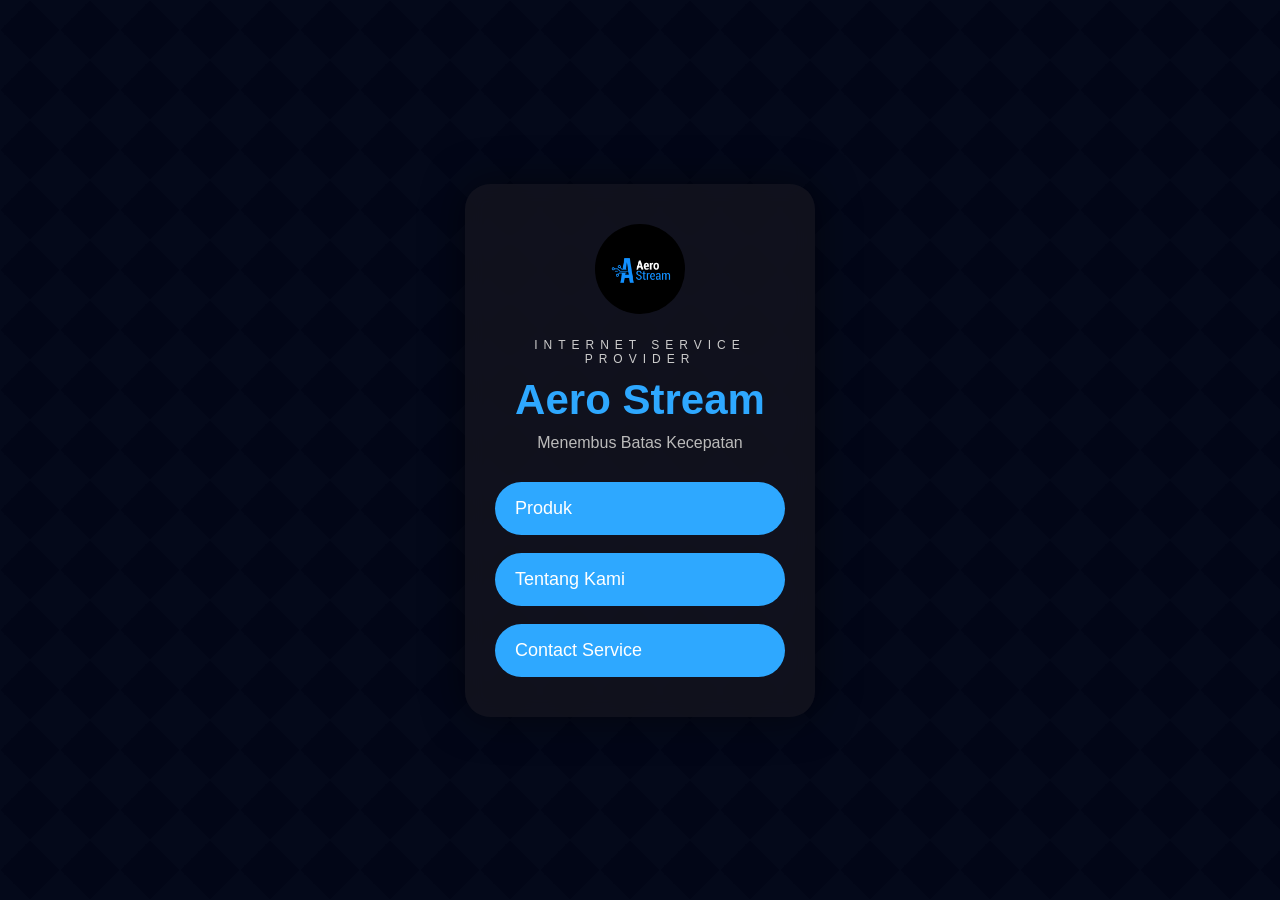
<file: index.html>
<!DOCTYPE html>
<html lang="id">
<head>
<meta charset="UTF-8">
<meta name="viewport" content="width=device-width, initial-scale=1.0">
<title>Aero Stream</title>
<link rel="stylesheet" href="style.css">

<!-- ICON -->
<link rel="stylesheet" href="logo.jpg">

</head>
<body>

<div class="container">

<div class="card">

<div class="logo">
<img src="logo.jpg">
</div>

<p class="subtitle">INTERNET SERVICE PROVIDER</p>

<h1>Aero Stream</h1>

<p class="tagline">Menembus Batas Kecepatan</p>

<div class="menu">

<a href="landingpaket.html" class="btn">
Produk
<i class="fas fa-wifi"></i>
</a>

<a href="tentang.html" class="btn">
Tentang Kami
<i class="fas fa-user"></i>
</a>

<a href="https://wa.me/6285791760717" class="btn">
Contact Service
<i class="fas fa-envelope"></i>
</a>

</div>

</div>
</div>

</body>
</html>
</file>
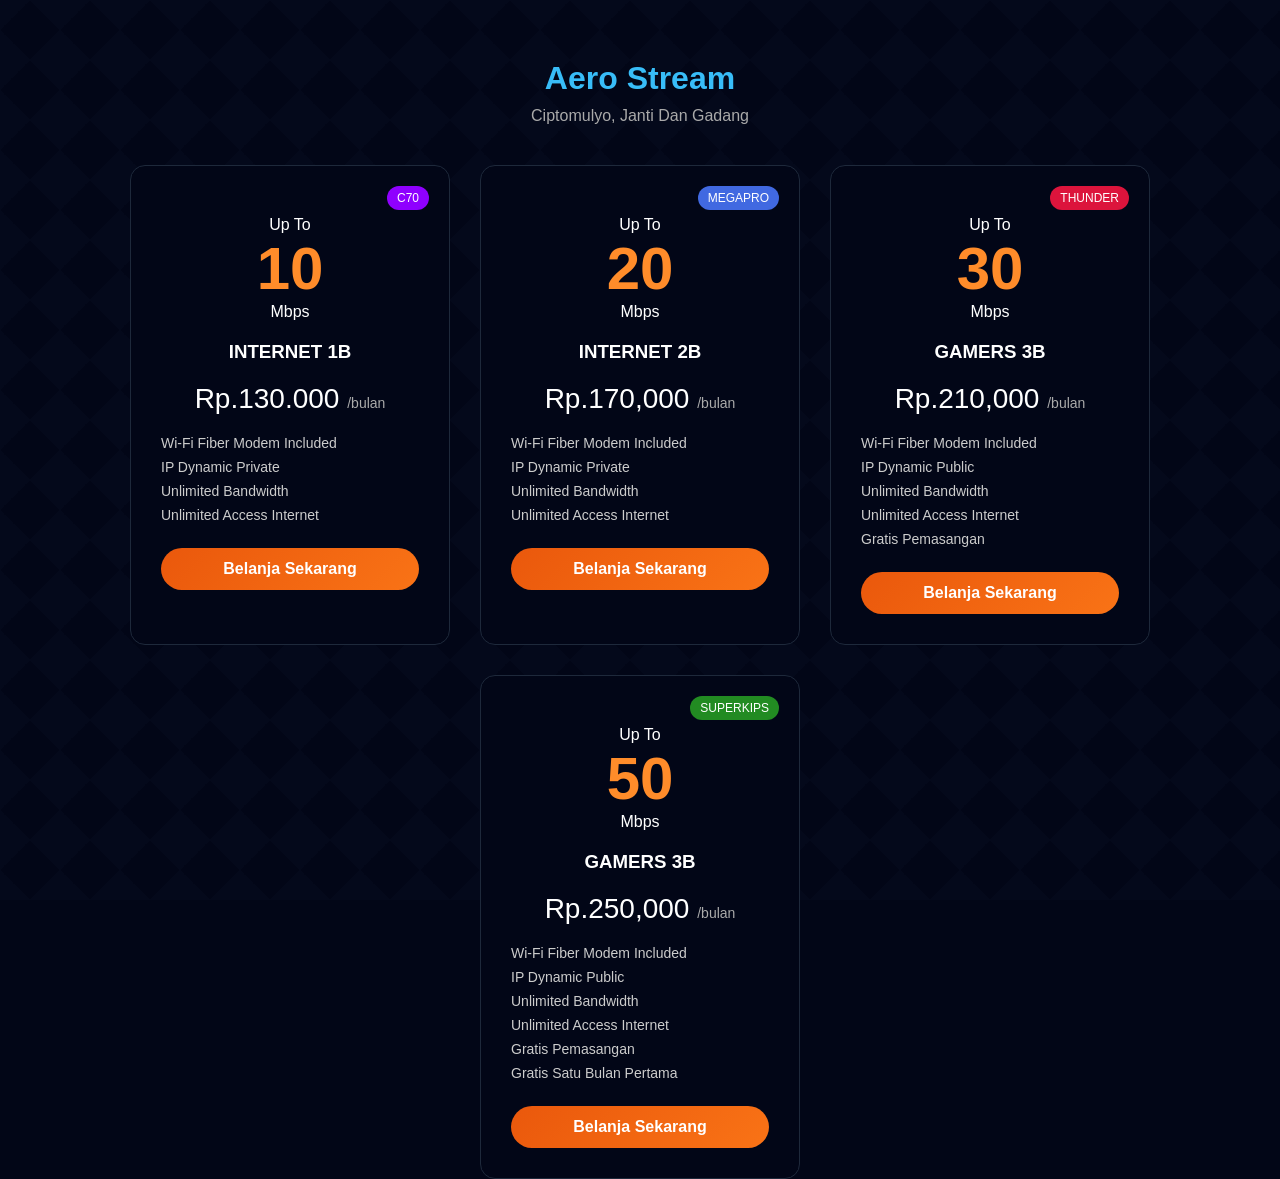
<file: broadband.html>
<!DOCTYPE html>
<html lang="id">
<head>
<meta charset="UTF-8">
<meta name="viewport" content="width=device-width, initial-scale=1.0">
<title>Paket Internet</title>
<link rel="stylesheet" href="broadband.css">
</head>

<body>

<div class="container">

<h1>Aero Stream </h1>
<p class="sub">Ciptomulyo, Janti Dan Gadang</p>

<div class="pricing">

<!-- CARD 1 -->
<div class="card">
<div class="badge standard">C70</div>

<div class="speed">
<span>Up To</span>
<h2>10</h2>
<p>Mbps</p>
</div>

<h3>INTERNET 1B</h3>

<div class="price">
Rp.130.000 <span>/bulan</span>
</div>

<ul>
<li>Wi-Fi Fiber Modem Included</li>
<li>IP Dynamic Private</li>
<li>Unlimited Bandwidth</li>
<li>Unlimited Access Internet</li>

<li></li>
</ul>

<a class="btn"
href="https://wa.me/+6285791760717?text=Halo%20kak%20saya%20ingin%20berlanganan%20di%20aero%20stream%20dengan%20paket,%20C70%2010MbpsRp%20130.000,%20serta%20promo%20yang%20ada%20dibulan%20ini.">
Belanja Sekarang
</a>
</div>

<!-- CARD 2 -->
<div class="card_popular">
<div class="badge popular">MEGAPRO</div>

<div class="speed">
<span>Up To</span>
<h2>20</h2>
<p>Mbps</p>
</div>

<h3>INTERNET 2B</h3>

<div class="price">
Rp.170,000 <span>/bulan</span>
</div>

<ul>
<li>Wi-Fi Fiber Modem Included</li>
<li>IP Dynamic Private</li>
<li>Unlimited Bandwidth</li>
<li>Unlimited Access Internet</li>
<li> </li>
</ul>

<a class="btn"
href="https://wa.me/+6285791760717?text=Halo%20kak%20saya%20ingin%20berlanganan%20di%20aero%20stream%20dengan%20paket,%20Megapro%2015MbpsRp%20170.000,%20serta%20promo%20yang%20ada%20dibulan%20ini.">
Belanja Sekarang
</a>
</div>

<!-- CARD 3 -->
<div class="card_premium">
<div class="badge premium">THUNDER</div>

<div class="speed">
<span>Up To</span>
<h2>30</h2>
<p>Mbps</p>
</div>

<h3>GAMERS 3B</h3>

<div class="price">
Rp.210,000 <span>/bulan</span>
</div>

<ul>
<li>Wi-Fi Fiber Modem Included</li>
<li>IP Dynamic Public</li>
<li>Unlimited Bandwidth</li>
<li>Unlimited Access Internet</li>
<li>Gratis Pemasangan</li>
<li> </li>
</ul>

<a class="btn"
href="https://wa.me/+6285791760717?text=Halo%20kak%20saya%20ingin%20berlanganan%20di%20aero%20stream%20dengan%20paket,%20Thunder%2030Mbps%20Rp%20210.000,%20serta%20promo%20yang%20ada%20dibulan%20ini.">
Belanja Sekarang
</a>
</div>

<!-- CARD 4 -->
<div class="card_superkips">
<div class="badge superkips">SUPERKIPS</div>

<div class="speed">
<span>Up To</span>
<h2>50</h2>
<p>Mbps</p>
</div>

<h3>GAMERS 3B</h3>

<div class="price">
Rp.250,000 <span>/bulan</span>
</div>

<ul>
<li>Wi-Fi Fiber Modem Included</li>
<li>IP Dynamic Public</li>
<li>Unlimited Bandwidth</li>
<li>Unlimited Access Internet</li>
<li>Gratis Pemasangan</li>
<li>Gratis Satu Bulan Pertama</li>
</ul>

<a class="btn"
href="https://wa.me/+6285791760717?text=Halo%20kak%20saya%20ingin%20berlanganan%20di%20aero%20stream%20dengan%20paket%20,Superkips%2050Mbps%20Rp%20250.000,%20serta%20promo%20yang%20ada%20dibulan%20ini.">
Belanja Sekarang
</a>
</div>

</div>
</div>

</body>
</html>
</file>
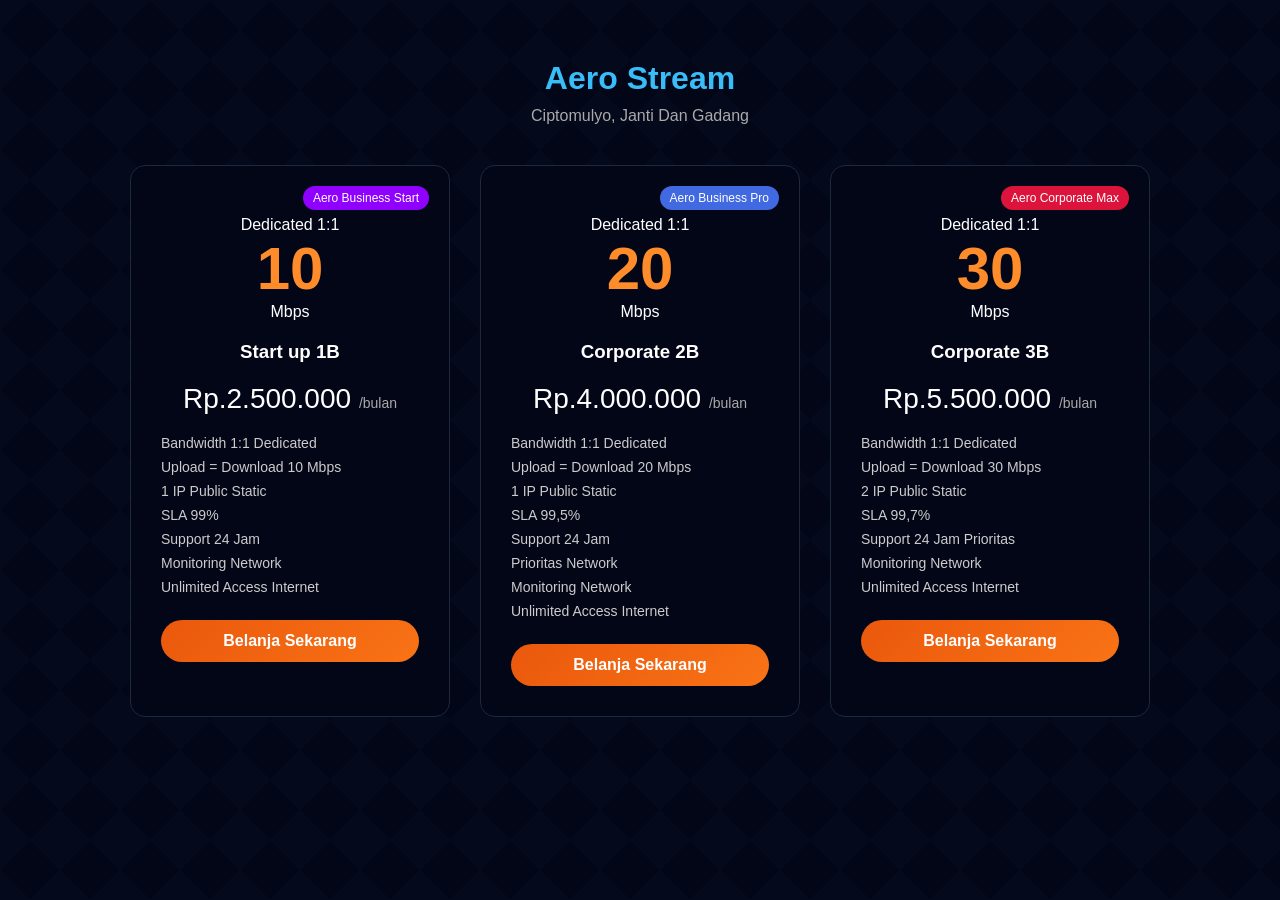
<file: dedicated.html>
<!DOCTYPE html>
<html lang="id">
<head>
<meta charset="UTF-8">
<meta name="viewport" content="width=device-width, initial-scale=1.0">
<title>Paket Internet</title>
<link rel="stylesheet" href="dedicated.css">
</head>

<body>

<div class="container">

<h1>Aero Stream </h1>
<p class="sub">Ciptomulyo, Janti Dan Gadang</p>

<div class="pricing">

<!-- CARD 1 -->
<div class="card">
<div class="badge standard">Aero Business Start</div>

<div class="speed">
<span>Dedicated 1:1</span>
<h2>10</h2>
<p>Mbps</p>
</div>

<h3>Start up 1B</h3>

<div class="price">
Rp.2.500.000 <span>/bulan</span>
</div>

<ul>
<li>Bandwidth 1:1 Dedicated</li>
<li>Upload = Download 10 Mbps</li>
<li>1 IP Public Static</li>
<li>SLA 99%</li>
<li>Support 24 Jam</li>
<li>Monitoring Network</li>
<li>Unlimited Access Internet</li>
<li></li>
</ul>

<a class="btn"
href="https://wa.me/+6285791760717?text=Halo, kami dari [nama perusahaan/kantor] tertarik menggunakan layanan Internet Dedicated Aero Stream paket [10 Mbps]. Mohon informasi mengenai detail layanan, ketersediaan jaringan di lokasi kami, serta proses pemasangan. Terima kasih.">
Belanja Sekarang
</a>
</div>

<!-- CARD 2 -->
<div class="card_popular">
<div class="badge popular">Aero Business Pro</div>

<div class="speed">
<span>Dedicated 1:1</span>
<h2>20</h2>
<p>Mbps</p>
</div>

<h3>Corporate 2B</h3>

<div class="price">
Rp.4.000.000 <span>/bulan</span>
</div>

<ul>
<li>Bandwidth 1:1 Dedicated</li>
<li>Upload = Download 20 Mbps</li>
<li>1 IP Public Static</li>
<li>SLA 99,5%</li>
<li>Support 24 Jam</li>
<li>Prioritas Network</li>
<li>Monitoring Network</li>
<li>Unlimited Access Internet</li>
<li> </li>
</ul>

<a class="btn"
href="https://wa.me/+6285791760717?text=Halo, kami dari [nama perusahaan/kantor] tertarik menggunakan layanan Internet Dedicated Aero Stream paket [20 Mbps]. Mohon informasi mengenai detail layanan, ketersediaan jaringan di lokasi kami, serta proses pemasangan. Terima kasih.">
Belanja Sekarang
</a>
</div>

<!-- CARD 3 -->
<div class="card_premium">
<div class="badge premium">Aero Corporate Max</div>

<div class="speed">
<span>Dedicated 1:1</span>
<h2>30</h2>
<p>Mbps</p>
</div>

<h3>Corporate 3B</h3>

<div class="price">
Rp.5.500.000 <span>/bulan</span>
</div>

<ul>
<li>Bandwidth 1:1 Dedicated</li>
<li>Upload = Download 30 Mbps</li>
<li>2 IP Public Static</li>
<li>SLA 99,7%</li>
<li>Support 24 Jam Prioritas</li>
<li>Monitoring Network</li>
<li>Unlimited Access Internet</li>
<li> </li>
</ul>

<a class="btn"
href="https://wa.me/+6285791760717?text=Halo, kami dari [nama perusahaan/kantor] tertarik menggunakan layanan Internet Dedicated Aero Stream paket [30 Mbps]. Mohon informasi mengenai detail layanan, ketersediaan jaringan di lokasi kami, serta proses pemasangan. Terima kasih..">
Belanja Sekarang
</a>
</div>


</div>
</div>

</body>
</html>
</file>
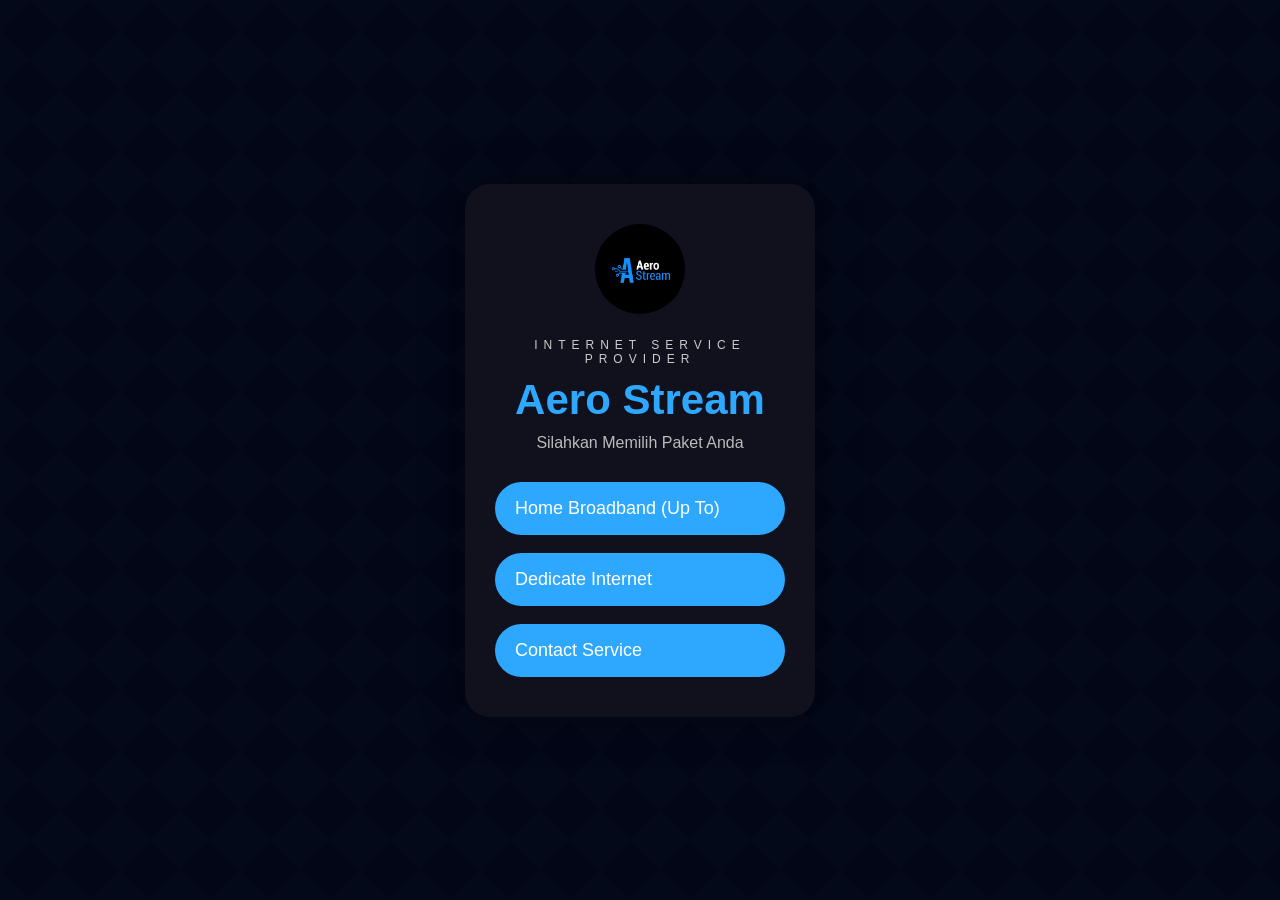
<file: landingpaket.html>
<!DOCTYPE html>
<html lang="id">
<head>
<meta charset="UTF-8">
<meta name="viewport" content="width=device-width, initial-scale=1.0">
<title>Aero Stream</title>
<link rel="stylesheet" href="landingpaket.css">

<!-- ICON -->
<link rel="stylesheet" href="logo.jpg">

</head>
<body>

<div class="container">

<div class="card">

<div class="logo">
<img src="logo.jpg">
</div>

<p class="subtitle">INTERNET SERVICE PROVIDER</p>

<h1>Aero Stream</h1>

<p class="tagline">Silahkan Memilih Paket Anda</p>

<div class="menu">

<a href="broadband.html" class="btn">
Home Broadband (Up To) 
<i class="fas fa-wifi"></i>
</a>

<a href="dedicated.html" class="btn">
Dedicate Internet 
<i class="fas fa-user"></i>
</a>

<a href="https://wa.me/6285791760717" class="btn">
Contact Service
<i class="fas fa-envelope"></i>
</a>

</div>

</div>
</div>

</body>
</html>
</file>
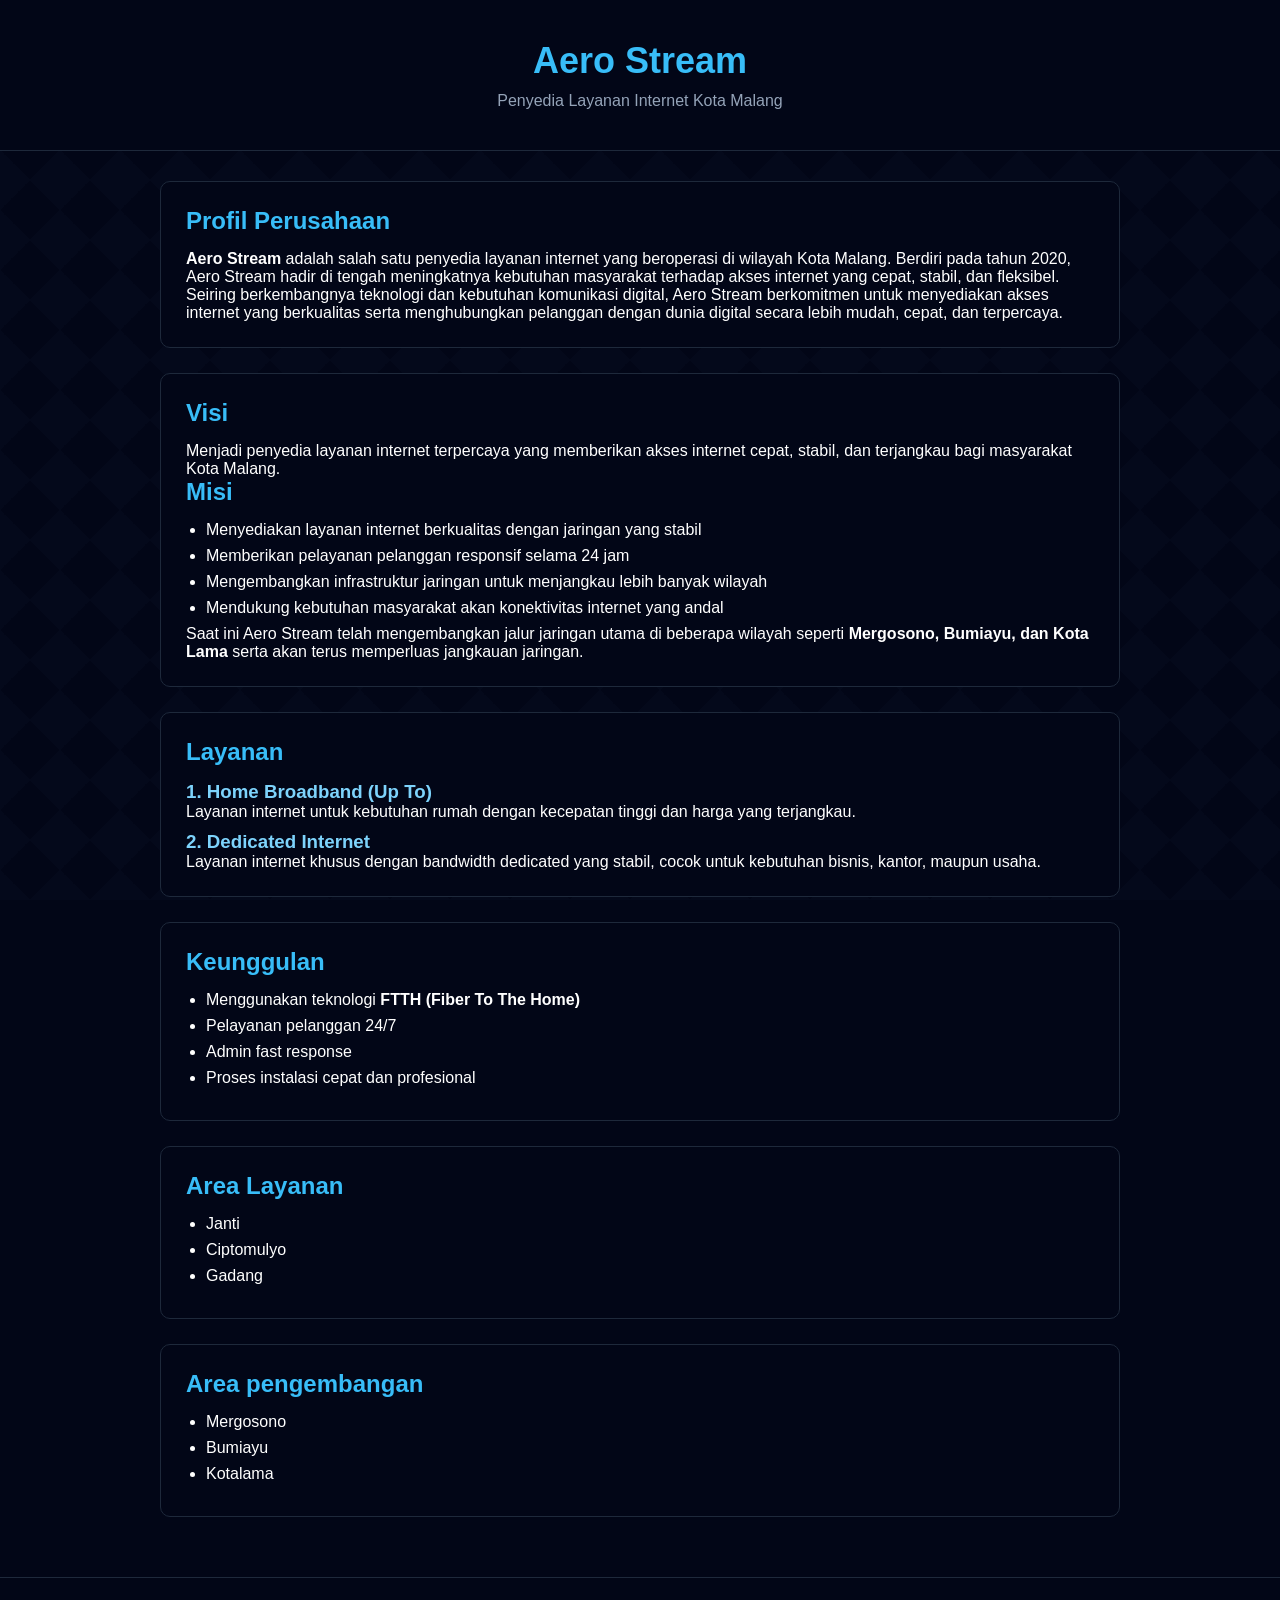
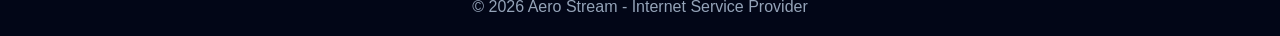
<file: tentang.html>
<!DOCTYPE html>
<html lang="id">
<head>
<meta charset="UTF-8">
<meta name="viewport" content="width=device-width, initial-scale=1.0">
<title>Tentang Kami - Aero Stream</title>
<link rel="stylesheet" href="tentang.css">
</head>

<body>

<header>
<h1>Aero Stream</h1>
<p>Penyedia Layanan Internet Kota Malang</p>
</header>

<section class="container">

<div class="card">
<h2>Profil Perusahaan</h2>
<p>
<b>Aero Stream</b> adalah salah satu penyedia layanan internet yang beroperasi di wilayah Kota Malang.
Berdiri pada tahun 2020, Aero Stream hadir di tengah meningkatnya kebutuhan masyarakat terhadap
akses internet yang cepat, stabil, dan fleksibel.
</p>

<p>
Seiring berkembangnya teknologi dan kebutuhan komunikasi digital, Aero Stream berkomitmen
untuk menyediakan akses internet yang berkualitas serta menghubungkan pelanggan dengan dunia
digital secara lebih mudah, cepat, dan terpercaya.
</p>
</div>


<div class="card">
<h2>Visi</h2>
<p>
Menjadi penyedia layanan internet terpercaya yang memberikan akses internet cepat,
stabil, dan terjangkau bagi masyarakat Kota Malang.
</p>

<h2>Misi</h2>
<ul>
<li>Menyediakan layanan internet berkualitas dengan jaringan yang stabil</li>
<li>Memberikan pelayanan pelanggan responsif selama 24 jam</li>
<li>Mengembangkan infrastruktur jaringan untuk menjangkau lebih banyak wilayah</li>
<li>Mendukung kebutuhan masyarakat akan konektivitas internet yang andal</li>
</ul>

<p>
Saat ini Aero Stream telah mengembangkan jalur jaringan utama di beberapa wilayah
seperti <b>Mergosono, Bumiayu, dan Kota Lama</b> serta akan terus memperluas jangkauan jaringan.
</p>
</div>


<div class="card">
<h2>Layanan</h2>

<h3>1. Home Broadband (Up To)</h3>
<p>
Layanan internet untuk kebutuhan rumah dengan kecepatan tinggi dan harga yang terjangkau.
</p>

<h3>2. Dedicated Internet</h3>
<p>
Layanan internet khusus dengan bandwidth dedicated yang stabil, cocok untuk kebutuhan
bisnis, kantor, maupun usaha.
</p>
</div>


<div class="card">
<h2>Keunggulan</h2>

<ul>
<li>Menggunakan teknologi <b>FTTH (Fiber To The Home)</b></li>
<li>Pelayanan pelanggan 24/7</li>
<li>Admin fast response</li>
<li>Proses instalasi cepat dan profesional</li>
</ul>

</div>


<div class="card">
<h2>Area Layanan</h2>

<ul>
<li>Janti</li>
<li>Ciptomulyo </li>
<li>Gadang</li>
</ul>
</div>


<div class="card">
<h2>Area pengembangan</h2>

<ul>
<li>Mergosono</li>
<li>Bumiayu</li>
<li>Kotalama</li>
</ul>
</div>




</div>

</section>

<footer>
<p>© 2026 Aero Stream - Internet Service Provider</p>
</footer>

</body>
</html>
</file>
<file: style.css>
*{
margin:0;
padding:0;
box-sizing:border-box;
font-family:Arial, Helvetica, sans-serif;
}

body{
height:100vh;
display:flex;
justify-content:center;
align-items:center;
background:#020617;
color:white;
}

/* BACKGROUND PATTERN */

body::before{
content:"";
position:absolute;
width:100%;
height:100%;
background-image:linear-gradient(45deg,#0f172a 25%,transparent 25%),
linear-gradient(-45deg,#0f172a 25%,transparent 25%),
linear-gradient(45deg,transparent 75%,#0f172a 75%),
linear-gradient(-45deg,transparent 75%,#0f172a 75%);
background-size:60px 60px;
opacity:0.2;
}

/* CONTAINER */

.container{
display:flex;
justify-content:center;
align-items:center;
width:100%;
}

/* CARD */

.card{
width:350px;
padding:40px 30px;
border-radius:25px;
background:rgba(20,20,30,0.8);
backdrop-filter:blur(10px);
box-shadow:0 0 40px rgba(0,0,0,0.5);
text-align:center;
}

/* LOGO */

.logo img{
width:90px;
height:90px;
border-radius:50%;
margin-bottom:20px;
}

/* TEXT */

.subtitle{
letter-spacing:6px;
font-size:12px;
color:#ccc;
margin-bottom:10px;
}

h1{
font-size:42px;
color:#2ea8ff;
margin-bottom:10px;
}

.tagline{
color:#bbb;
margin-bottom:30px;
}

/* BUTTON */

.menu{
display:flex;
flex-direction:column;
gap:18px;
}

.btn{
display:flex;
justify-content:space-between;
align-items:center;
padding:16px 20px;
border-radius:50px;
background:#2ea8ff;
color:white;
text-decoration:none;
font-size:18px;
transition:0.3s;
}

.btn:hover{
background:#1e7ed6;
transform:scale(1.03);
}

.btn i{
font-size:20px;
}
</file>
<file: broadband.css>
*{
margin:0;
padding:0;
box-sizing:border-box;
font-family:Arial, Helvetica, sans-serif;
}

body{
background:#020617;
color:white;
position:relative;
overflow-x:hidden;
}

/* PATTERN BACKGROUND */

body::before{
content:"";
position:fixed;
top:0;
left:0;
width:100%;
height:100%;
background-image:
linear-gradient(45deg,#0f172a 25%,transparent 25%),
linear-gradient(-45deg,#0f172a 25%,transparent 25%),
linear-gradient(45deg,transparent 75%,#0f172a 75%),
linear-gradient(-45deg,transparent 75%,#0f172a 75%);
background-size:60px 60px;
opacity:0.25;
z-index:-1;
}

.container{
max-width:1200px;
margin:auto;
text-align:center;
padding-top:60px;
}

h1{
font-size:32px;
margin-bottom:10px;
color:#38bdf8
}

.sub{
color:#aaa;
margin-bottom:40px;
}

.pricing{
display:flex;
gap:30px;
justify-content:center;
flex-wrap:wrap;
}

.card{
background:#020617;
padding:30px;
border-radius:15px;
width:320px;
border:1px solid #1e293b;
transition:0.3s;
position:relative;
}

.card_popular{
background:#020617;
padding:30px;
border-radius:15px;
width:320px;
border:1px solid #1e293b;
transition:0.3s;
position:relative;
}

.card_premium{
background:#020617;
padding:30px;
border-radius:15px;
width:320px;
border:1px solid #1e293b;
transition:0.3s;
position:relative;
}

.card_superkips{
background:#020617;
padding:30px;
border-radius:15px;
width:320px;
border:1px solid #1e293b;
transition:0.3s;
position:relative;
}

.card:hover{
transform:translateY(-10px);
border-color:#38bdf8;
}

.card_popular:hover{
transform:translateY(-10px);
border-color:#38bdf8;
}

.card_premium:hover{
transform:translateY(-10px);
border-color:#38bdf8;
}

.card_superkips:hover{
transform:translateY(-10px);
border-color:#38bdf8;
}

.badge{
position: absolute;
top:20px;
right:20px;
font-size:12px;
padding:5px 10px;
border-radius:20px;
}

.standard{background:#8F00FF;}
.popular{background:#4169E1;}
.premium{background:#DC143C;}
.superkips{background:#228B22;}

.speed{
margin-top:20px;
margin-bottom:20px;
}

.speed h2{
font-size:60px;
color:#ff8c2a;
}

.price{
font-size:28px;
margin:20px 0;
}

.price span{
font-size:14px;
color:#aaa;
}

ul{
list-style:none;
text-align:left;
margin-bottom:25px;
}

ul li{
margin-bottom:8px;
color:#ccc;
font-size:14px;
}

.btn{
display:block;
padding:12px;
border-radius:30px;
text-decoration:none;
background: linear-gradient(135deg, #EA580C, #F97316);
color:white;
font-weight:bold;
transition:0.3s;
}

.btn:hover{
opacity:0.8;
}

/* MOBILE */

@media(max-width:768px){

.pricing{
flex-direction:column;
align-items:center;
}

.card{
width:100%;
max-width:350px;
}

}
</file>
<file: dedicated.css>
*{
margin:0;
padding:0;
box-sizing:border-box;
font-family:Arial, Helvetica, sans-serif;
}

body{
background:#020617;
color:white;
position:relative;
overflow-x:hidden;
}

/* PATTERN BACKGROUND */

body::before{
content:"";
position:fixed;
top:0;
left:0;
width:100%;
height:100%;
background-image:
linear-gradient(45deg,#0f172a 25%,transparent 25%),
linear-gradient(-45deg,#0f172a 25%,transparent 25%),
linear-gradient(45deg,transparent 75%,#0f172a 75%),
linear-gradient(-45deg,transparent 75%,#0f172a 75%);
background-size:60px 60px;
opacity:0.25;
z-index:-1;
}

.container{
max-width:1200px;
margin:auto;
text-align:center;
padding-top:60px;
}

h1{
font-size:32px;
margin-bottom:10px;
color:#38bdf8
}

.sub{
color:#aaa;
margin-bottom:40px;
}

.pricing{
display:flex;
gap:30px;
justify-content:center;
flex-wrap:wrap;
}

.card{
background:#020617;
padding:30px;
border-radius:15px;
width:320px;
border:1px solid #1e293b;
transition:0.3s;
position:relative;
}

.card_popular{
background:#020617;
padding:30px;
border-radius:15px;
width:320px;
border:1px solid #1e293b;
transition:0.3s;
position:relative;
}

.card_premium{
background:#020617;
padding:30px;
border-radius:15px;
width:320px;
border:1px solid #1e293b;
transition:0.3s;
position:relative;
}


.card:hover{
transform:translateY(-10px);
border-color:#38bdf8;
}

.card_popular:hover{
transform:translateY(-10px);
border-color:#38bdf8;
}

.card_premium:hover{
transform:translateY(-10px);
border-color:#38bdf8;
}



.badge{
position: absolute;
top:20px;
right:20px;
font-size:12px;
padding:5px 10px;
border-radius:20px;
}

.standard{background:#8F00FF;}
.popular{background:#4169E1;}
.premium{background:#DC143C;}

.speed{
margin-top:20px;
margin-bottom:20px;
}

.speed h2{
font-size:60px;
color:#ff8c2a;
}

.price{
font-size:28px;
margin:20px 0;
}

.price span{
font-size:14px;
color:#aaa;
}

ul{
list-style:none;
text-align:left;
margin-bottom:25px;
}

ul li{
margin-bottom:8px;
color:#ccc;
font-size:14px;
}

.btn{
display:block;
padding:12px;
border-radius:30px;
text-decoration:none;
background: linear-gradient(135deg, #EA580C, #F97316);
color:white;
font-weight:bold;
transition:0.3s;
}

.btn:hover{
opacity:0.8;
}

/* MOBILE */

@media(max-width:768px){

.pricing{
flex-direction:column;
align-items:center;
}

.card{
width:100%;
max-width:350px;
}

}
</file>
<file: landingpaket.css>
*{
margin:0;
padding:0;
box-sizing:border-box;
font-family:Arial, Helvetica, sans-serif;
}

body{
height:100vh;
display:flex;
justify-content:center;
align-items:center;
background:#020617;
color:white;
}

/* BACKGROUND PATTERN */

body::before{
content:"";
position:absolute;
width:100%;
height:100%;
background-image:linear-gradient(45deg,#0f172a 25%,transparent 25%),
linear-gradient(-45deg,#0f172a 25%,transparent 25%),
linear-gradient(45deg,transparent 75%,#0f172a 75%),
linear-gradient(-45deg,transparent 75%,#0f172a 75%);
background-size:60px 60px;
opacity:0.2;
}

/* CONTAINER */

.container{
display:flex;
justify-content:center;
align-items:center;
width:100%;
}

/* CARD */

.card{
width:350px;
padding:40px 30px;
border-radius:25px;
background:rgba(20,20,30,0.8);
backdrop-filter:blur(10px);
box-shadow:0 0 40px rgba(0,0,0,0.5);
text-align:center;
}

/* LOGO */

.logo img{
width:90px;
height:90px;
border-radius:50%;
margin-bottom:20px;
}

/* TEXT */

.subtitle{
letter-spacing:6px;
font-size:12px;
color:#ccc;
margin-bottom:10px;
}

h1{
font-size:42px;
color:#2ea8ff;
margin-bottom:10px;
}

.tagline{
color:#bbb;
margin-bottom:30px;
}

/* BUTTON */

.menu{
display:flex;
flex-direction:column;
gap:18px;
}

.btn{
display:flex;
justify-content:space-between;
align-items:center;
padding:16px 20px;
border-radius:50px;
background:#2ea8ff;
color:white;
text-decoration:none;
font-size:18px;
transition:0.3s;
}

.btn:hover{
background:#1e7ed6;
transform:scale(1.03);
}

.btn i{
font-size:20px;
}
</file>
<file: tentang.css>
*{
margin:0;
padding:0;
box-sizing:border-box;
font-family:Arial, sans-serif;
}

body{
background:#020617;
color:white;
position:relative;
overflow-x:hidden;
}

/* PATTERN BACKGROUND */

body::before{
content:"";
position:fixed;
top:0;
left:0;
width:100%;
height:100%;
background-image:
linear-gradient(45deg,#0f172a 25%,transparent 25%),
linear-gradient(-45deg,#0f172a 25%,transparent 25%),
linear-gradient(45deg,transparent 75%,#0f172a 75%),
linear-gradient(-45deg,transparent 75%,#0f172a 75%);
background-size:60px 60px;
opacity:0.25;
z-index:-1;
}

header{
text-align:center;
padding:40px 20px;
background:#020617;
border-bottom:1px solid #1e293b;
}

header h1{
font-size:36px;
color:#38bdf8;
}

header p{
color:#94a3b8;
margin-top:10px;
}

.container{
max-width:1000px;
margin:auto;
padding:30px 20px;
display:grid;
grid-template-columns:1fr;
gap:25px;
}

.card{
background:#020617;
padding:25px;
border-radius:10px;
border:1px solid #1e293b;
transition:0.3s;
}

.card:hover{
transform:translateY(-5px);
border-color:#38bdf8;
}

h2{
margin-bottom:15px;
color:#38bdf8;
}

h3{
margin-top:10px;
color:#7dd3fc;
}

ul{
margin-left:20px;
margin-top:10px;
}

li{
margin-bottom:8px;
}

footer{
text-align:center;
padding:20px;
border-top:1px solid #1e293b;
margin-top:30px;
color:#94a3b8;
}

/* Responsive */

@media(max-width:600px){

header h1{
font-size:28px;
}

}
</file>
